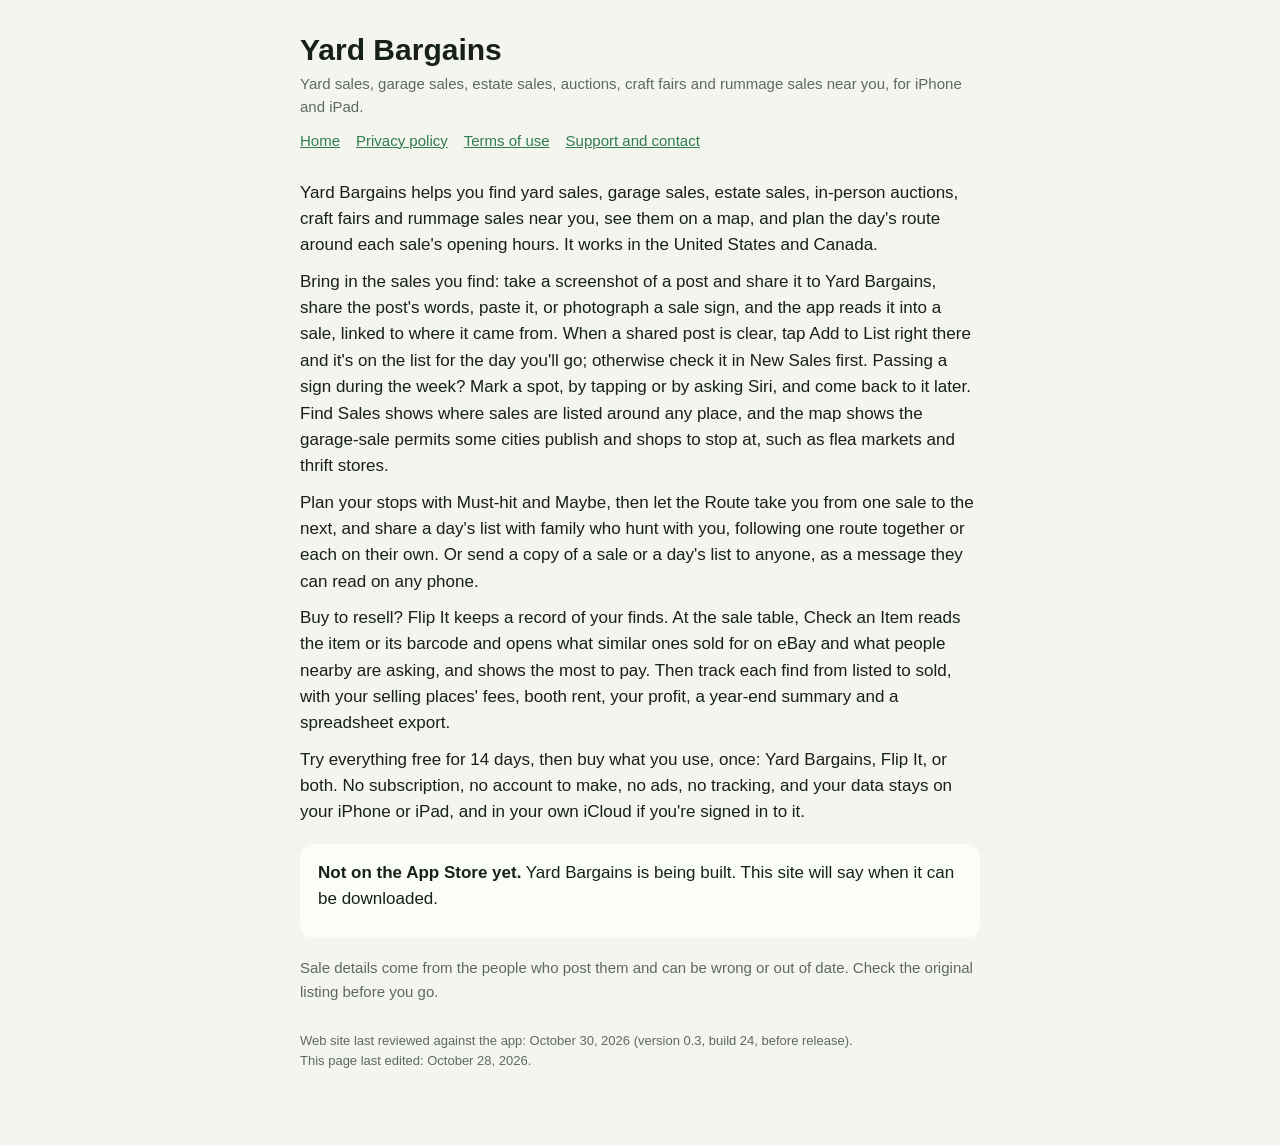
<file: index.html>
<!doctype html>
<html lang="en">
<head>
<meta charset="utf-8">
<meta name="viewport" content="width=device-width, initial-scale=1">
<title>Yard Bargains</title>
<link rel="stylesheet" href="style.css">
</head>
<body>
<main>
<h1>Yard Bargains</h1>
<p class="muted">Yard sales, garage sales, estate sales, auctions, craft fairs and rummage sales near you, for iPhone and iPad.</p>
<nav><a href="index.html">Home</a><a href="privacy.html">Privacy policy</a><a href="terms.html">Terms of use</a><a href="support.html">Support and contact</a></nav>
<p>Yard Bargains helps you find yard sales, garage sales, estate sales, in-person auctions, craft fairs and rummage sales near you, see them on
a map, and plan the day's route around each sale's opening hours. It works in the United States and Canada.</p>
<p>Bring in the sales you find: take a screenshot of a post and share it to Yard Bargains, share the post's words,
paste it, or photograph a sale sign, and the app reads it into a sale, linked to where it came from. When a shared post
is clear, tap Add to List right there and it's on the list for the day you'll go; otherwise check it in New Sales first.
Passing a sign during the week? Mark a spot, by tapping or by asking Siri, and come back to it later. Find Sales shows where sales are listed around any place, and the map shows the garage-sale
permits some cities publish and shops to stop at, such as flea markets and thrift stores.</p>
<p>Plan your stops with Must-hit and Maybe, then let the Route take you from one sale to the next, and share a day's
list with family who hunt with you, following one route together or each on their own. Or send a copy of a sale or a day's list to anyone, as a message they can read on any phone.</p>
<p>Buy to resell? Flip It keeps a record of your finds. At the sale table, Check an Item reads the item or its barcode and
opens what similar ones sold for on eBay and what people nearby are asking, and shows the most to pay. Then track each
find from listed to sold, with your selling places' fees, booth rent, your profit, a year-end summary and a spreadsheet
export.</p>
<p>Try everything free for 14 days, then buy what you use, once: Yard Bargains, Flip It, or both. No subscription, no account to make, no ads, no tracking, and your data stays on your iPhone or iPad, and in your own iCloud if you're signed in to it.</p>
<div class="card"><p><strong>Not on the App Store yet.</strong> Yard Bargains is being built. This site will say
when it can be downloaded.</p></div>
<p class="muted">Sale details come from the people who post them and can be wrong or out of date. Check the original
listing before you go.</p>
<p class="muted stamp">Web site last reviewed against the app: <time datetime="2026-10-30">October 30, 2026</time> (version 0.3, build 24, before release).<br>This page last edited: <time datetime="2026-10-28">October 28, 2026</time>.</p>
</main>
</body>
</html>
</file>
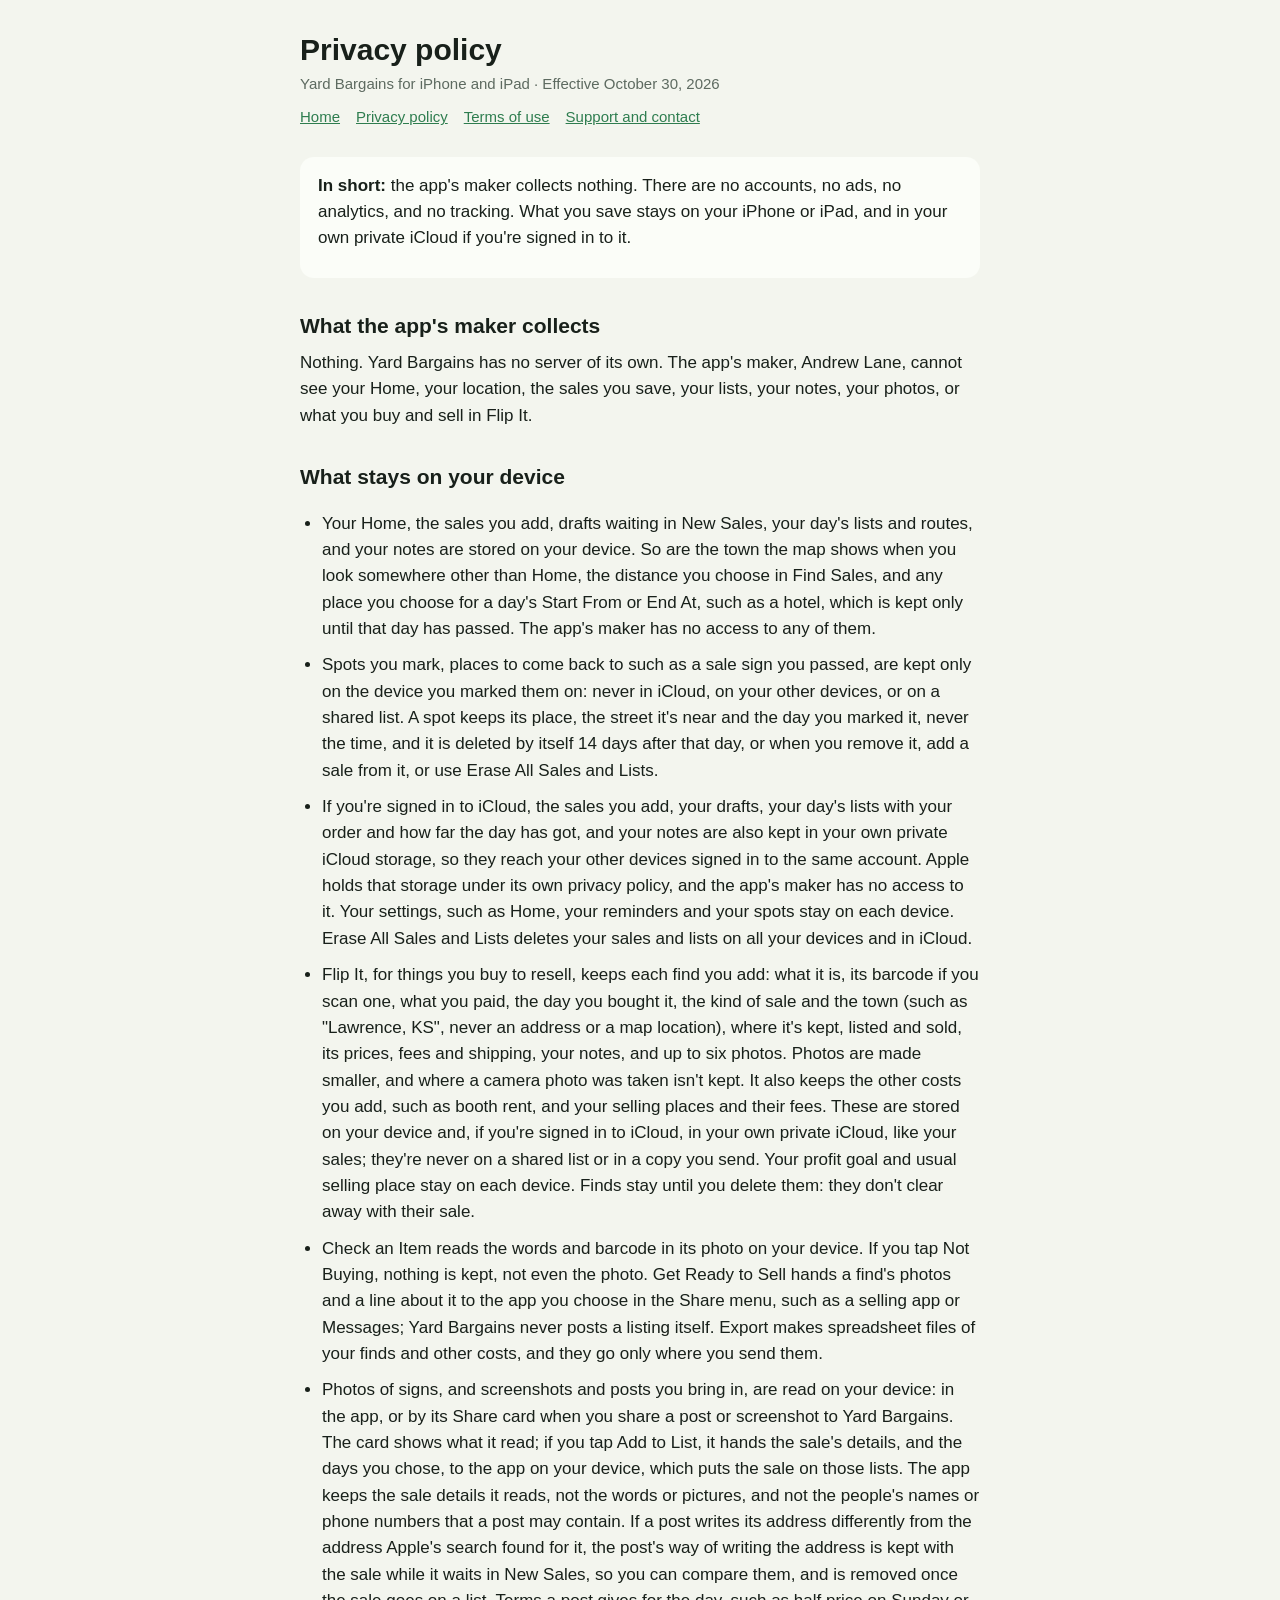
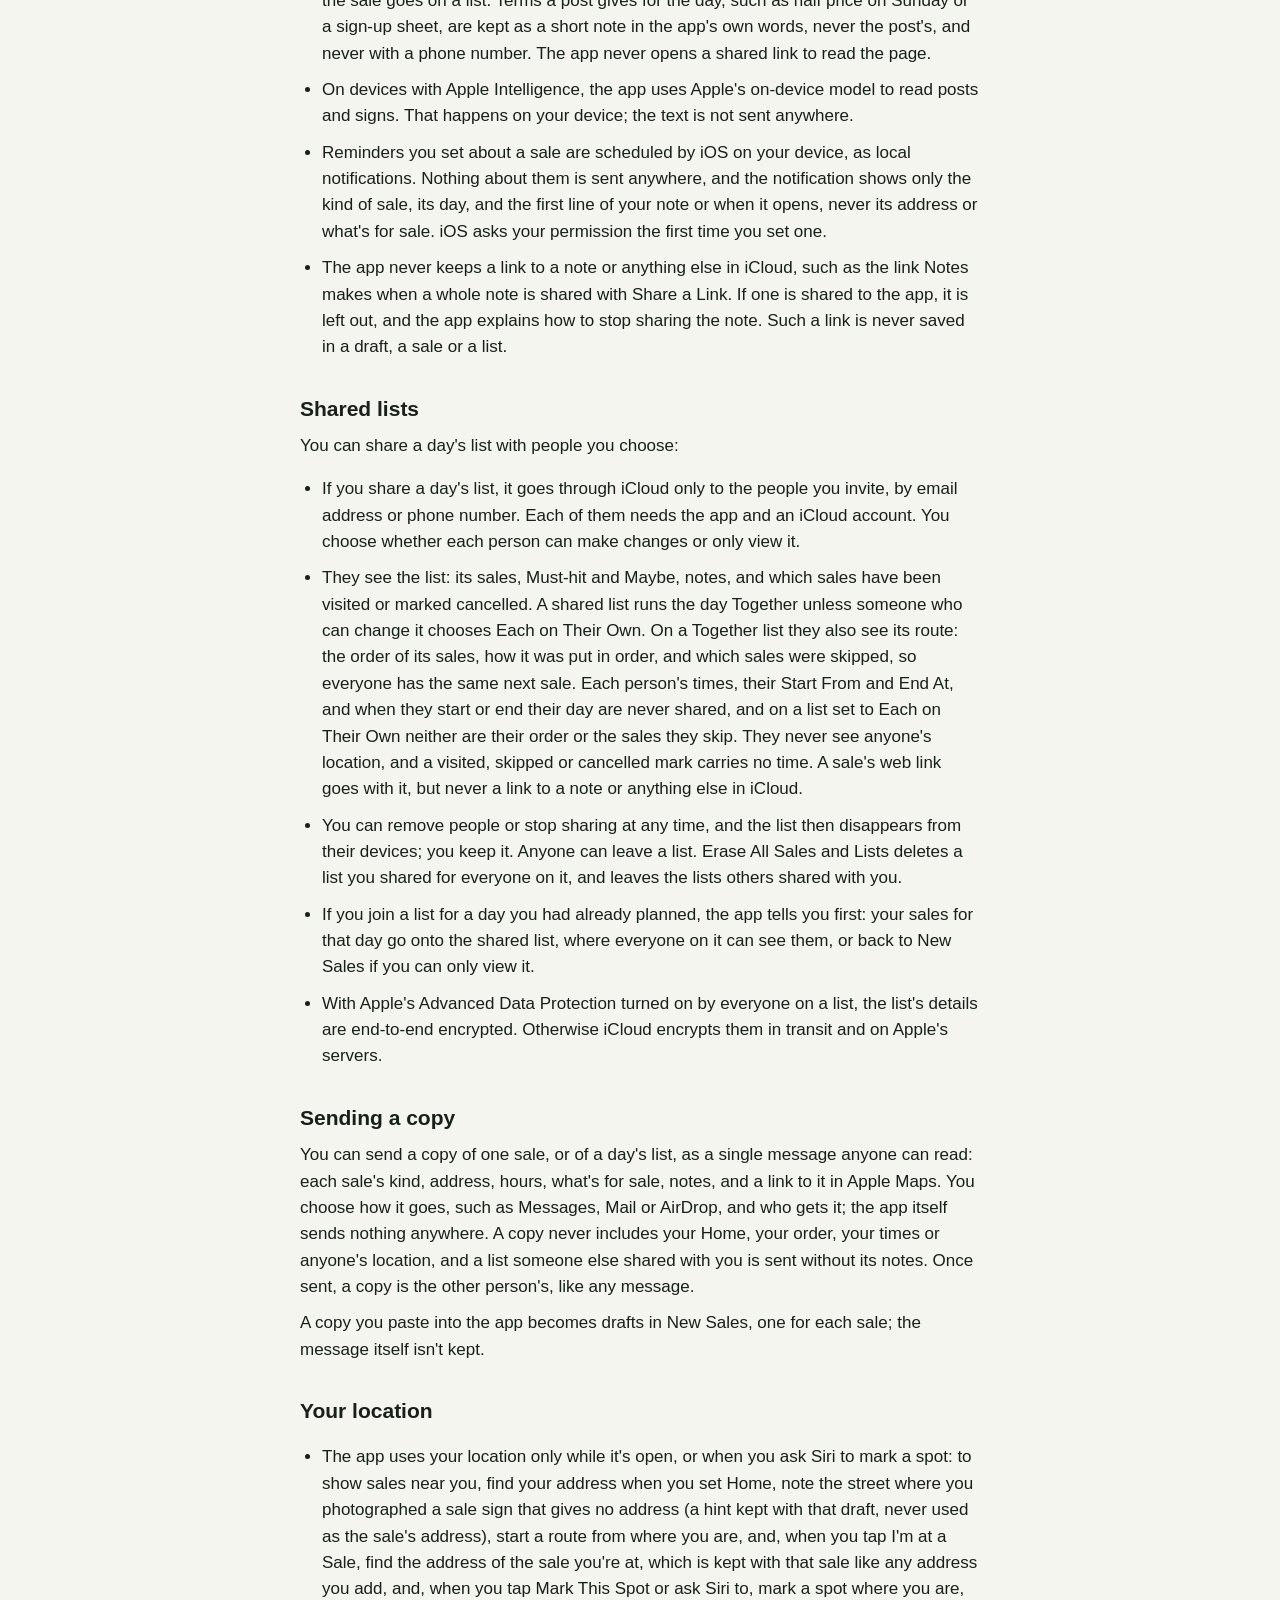
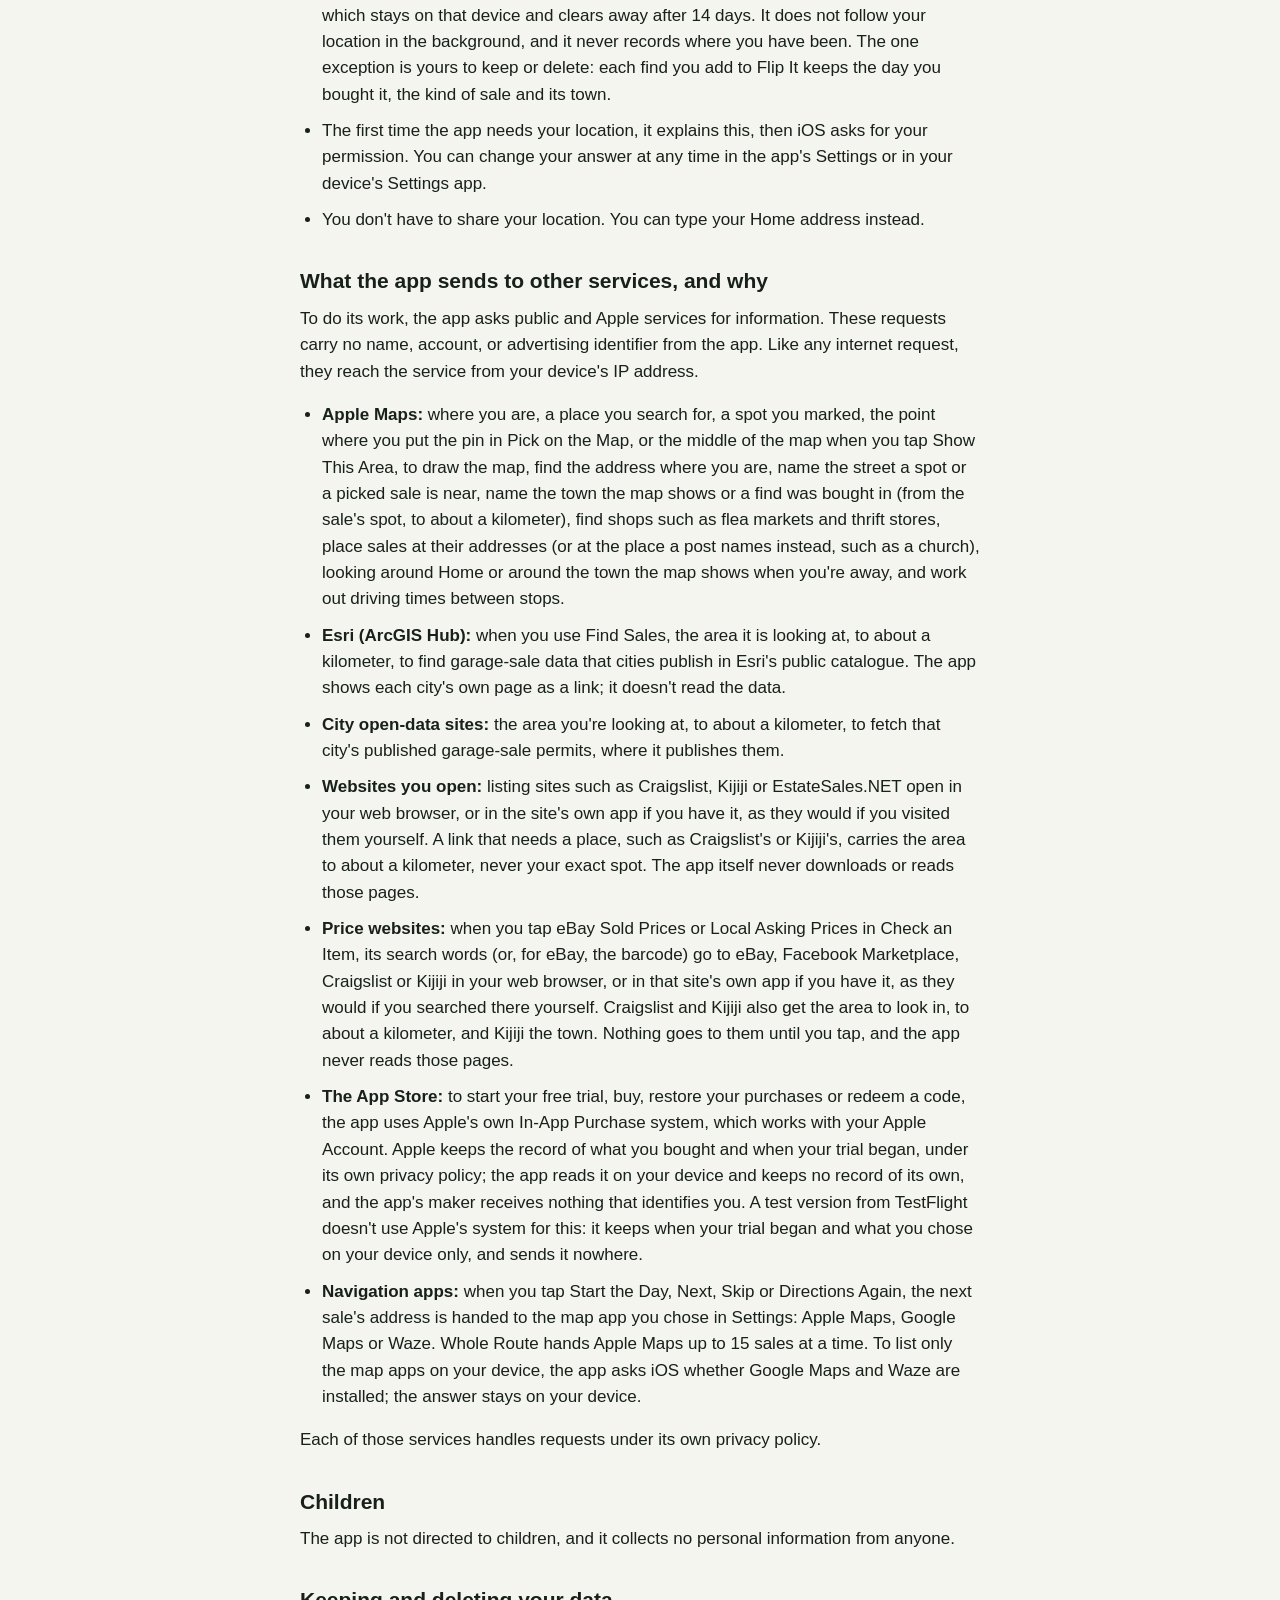
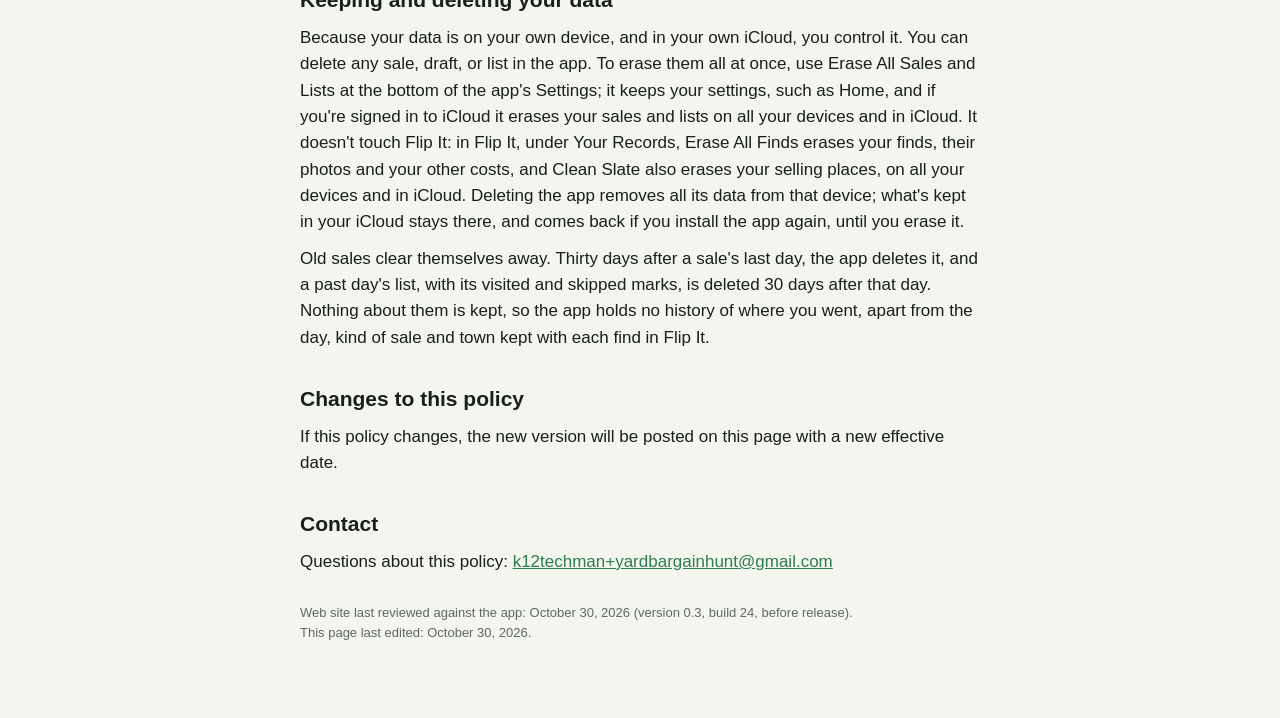
<file: privacy.html>
<!doctype html>
<html lang="en">
<head>
<meta charset="utf-8">
<meta name="viewport" content="width=device-width, initial-scale=1">
<title>Privacy policy · Yard Bargains</title>
<link rel="stylesheet" href="style.css">
</head>
<body>
<main>
<h1>Privacy policy</h1>
<p class="muted">Yard Bargains for iPhone and iPad · Effective October 30, 2026</p>
<nav><a href="index.html">Home</a><a href="privacy.html">Privacy policy</a><a href="terms.html">Terms of use</a><a href="support.html">Support and contact</a></nav>
<div class="card">
<p><strong>In short:</strong> the app's maker collects nothing. There are no accounts, no ads, no analytics, and no
tracking. What you save stays on your iPhone or iPad, and in your own private iCloud if you're signed in to it.</p>
</div>

<h2>What the app's maker collects</h2>
<p>Nothing. Yard Bargains has no server of its own. The app's maker, Andrew Lane, cannot see your Home, your
location, the sales you save, your lists, your notes, your photos, or what you buy and sell in Flip It.</p>

<h2>What stays on your device</h2>
<ul>
<li>Your Home, the sales you add, drafts waiting in New Sales, your day's lists and routes, and your notes are
stored on your device. So are the town the map shows when you look somewhere other than Home, the distance you
choose in Find Sales, and any place you choose for a day's Start From or End At, such as a hotel, which is kept only
until that day has passed. The app's maker has no access to any of them.</li>
<li>Spots you mark, places to come back to such as a sale sign you passed, are kept only on the device you marked them
on: never in iCloud, on your other devices, or on a shared list. A spot keeps its place, the street it's near and the
day you marked it, never the time, and it is deleted by itself 14 days after that day, or when you remove it, add a
sale from it, or use Erase All Sales and Lists.</li>
<li>If you're signed in to iCloud, the sales you add, your drafts, your day's lists with your order and how far the
day has got, and your notes are also kept in your own private iCloud storage, so they reach your other devices signed
in to the same account. Apple holds that storage under its own privacy policy, and the app's maker has no access to it.
Your settings, such as Home, your reminders and your spots stay on each device. Erase All Sales and Lists deletes your sales and
lists on all your devices and in iCloud.</li>
<li>Flip It, for things you buy to resell, keeps each find you add: what it is, its barcode if you scan one, what you
paid, the day you bought it, the kind of sale and the town (such as "Lawrence, KS", never an address or a map location),
where it's kept, listed and sold, its prices, fees and shipping, your notes, and up to six photos. Photos are made smaller,
and where a camera photo was taken isn't kept. It also keeps the other costs you add, such as booth rent, and your
selling places and their fees. These are stored on your device and, if you're signed in to iCloud, in your own private
iCloud, like your sales; they're never on a shared list or in a copy you send. Your profit goal and usual selling place
stay on each device. Finds stay until you delete them: they don't clear away with their sale.</li>
<li>Check an Item reads the words and barcode in its photo on your device. If you tap Not Buying, nothing is kept, not
even the photo. Get Ready to Sell hands a find's photos and a line about it to the app you choose in the Share menu,
such as a selling app or Messages; Yard Bargains never posts a listing itself. Export makes spreadsheet files of your
finds and other costs, and they go only where you send them.</li>
<li>Photos of signs, and screenshots and posts you bring in, are read on your device: in the app, or by its Share card
when you share a post or screenshot to Yard Bargains. The card shows what it read; if you tap Add to List, it hands the
sale's details, and the days you chose, to the app on your device, which puts the sale on those lists. The app keeps the
sale details it reads, not the words or pictures, and not the people's names or phone numbers that a post may contain.
If a post writes its address differently from the address Apple's search found for it, the post's way of writing the
address is kept with the sale while it waits in New Sales, so you can compare them, and is removed once the sale goes on
a list. Terms a post gives for the day, such as half price on Sunday or a sign-up sheet, are kept as a short note in the
app's own words, never the post's, and never with a phone number. The app never opens a shared link to read the page.</li>
<li>On devices with Apple Intelligence, the app uses Apple's on-device model to read posts and signs. That happens on
your device; the text is not sent anywhere.</li>
<li>Reminders you set about a sale are scheduled by iOS on your device, as local notifications. Nothing about them is
sent anywhere, and the notification shows only the kind of sale, its day, and the first line of your note or when it
opens, never its address or what's for sale. iOS asks your permission the first time you set one.</li>
<li>The app never keeps a link to a note or anything else in iCloud, such as the link Notes makes when a whole note is
shared with Share a Link. If one is shared to the app, it is left out, and the app explains how to stop sharing the
note. Such a link is never saved in a draft, a sale or a list.</li>
</ul>

<h2>Shared lists</h2>
<p>You can share a day's list with people you choose:</p>
<ul>
<li>If you share a day's list, it goes through iCloud only to the people you invite, by email address or phone number.
Each of them needs the app and an iCloud account. You choose whether each person can make changes or only view it.</li>
<li>They see the list: its sales, Must-hit and Maybe, notes, and which sales have been visited or marked cancelled. A shared list runs
the day Together unless someone who can change it chooses Each on Their Own. On a Together list they also see its
route: the order of its sales, how it was put in order, and which sales were skipped, so everyone has the same next sale. Each
person's times, their Start From and End At, and when they start or end their day are never shared, and on a list set
to Each on Their Own neither are their order or the sales they skip. They never see anyone's location, and a visited,
skipped or cancelled mark carries no time. A sale's web link goes with it, but never a link to a note or
anything else in iCloud.</li>
<li>You can remove people or stop sharing at any time, and the list then disappears from their devices; you keep it.
Anyone can leave a list. Erase All Sales and Lists deletes a list you shared for everyone on it, and leaves the lists
others shared with you.</li>
<li>If you join a list for a day you had already planned, the app tells you first: your sales for that day go onto the
shared list, where everyone on it can see them, or back to New Sales if you can only view it.</li>
<li>With Apple's Advanced Data Protection turned on by everyone on a list, the list's details are end-to-end encrypted.
Otherwise iCloud encrypts them in transit and on Apple's servers.</li>
</ul>

<h2>Sending a copy</h2>
<p>You can send a copy of one sale, or of a day's list, as a single message anyone can read: each sale's kind, address,
hours, what's for sale, notes, and a link to it in Apple Maps. You choose how it goes, such as Messages, Mail or
AirDrop, and who gets it; the app itself sends nothing anywhere. A copy never includes your Home, your order, your
times or anyone's location, and a list someone else shared with you is sent without its notes. Once sent, a copy is
the other person's, like any message.</p>
<p>A copy you paste into the app becomes drafts in New Sales, one for each sale; the message itself isn't kept.</p>

<h2>Your location</h2>
<ul>
<li>The app uses your location only while it's open, or when you ask Siri to mark a spot: to show sales near you, find your address when you set Home,
note the street where you photographed a sale sign that gives no address (a hint kept with that draft, never used as
the sale's address), start a route from where you are, and, when you tap I'm at a Sale, find the address of the
sale you're at, which is kept with that sale like any address you add, and, when you tap Mark This Spot or ask Siri to,
mark a spot where you are, which stays on that device and clears away after 14 days. It does not follow your location
in the background, and it never records where you have been. The one exception is yours to keep or delete: each find you
add to Flip It keeps the day you bought it, the kind of sale and its town.</li>
<li>The first time the app needs your location, it explains this, then iOS asks for your permission. You can change your answer
at any time in the app's Settings or in your device's Settings app.</li>
<li>You don't have to share your location. You can type your Home address instead.</li>
</ul>

<h2>What the app sends to other services, and why</h2>
<p>To do its work, the app asks public and Apple services for information. These requests carry no name, account, or
advertising identifier from the app. Like any internet request, they reach the service from your device's IP address.</p>
<ul>
<li><strong>Apple Maps:</strong> where you are, a place you search for, a spot you marked, the point where you put the pin in Pick on the Map, or the middle of the map when you tap Show
This Area, to draw the map, find the address where you are, name the street a spot or a picked sale is near, name the town the map shows or a find was bought in (from the
sale's spot, to about a kilometer), find shops such as flea markets and thrift stores, place sales at their addresses (or at the place a post names instead, such as a church), looking around Home or
around the town the map shows when you're away, and work out driving times between stops.</li>
<li><strong>Esri (ArcGIS Hub):</strong> when you use Find Sales, the area it is looking at, to about a kilometer, to find garage-sale data
that cities publish in Esri's public catalogue. The app shows each city's own page as a link; it doesn't read the
data.</li>
<li><strong>City open-data sites:</strong> the area you're looking at, to about a kilometer, to fetch that city's published garage-sale
permits, where it publishes them.</li>
<li><strong>Websites you open:</strong> listing sites such as Craigslist, Kijiji or EstateSales.NET open in your web
browser, or in the site's own app if you have it, as they would if you visited them yourself. A link that needs a place, such as Craigslist's or Kijiji's, carries the
area to about a kilometer, never your exact spot. The app itself never downloads or reads those pages.</li>
<li><strong>Price websites:</strong> when you tap eBay Sold Prices or Local Asking Prices in Check an Item, its search
words (or, for eBay, the barcode) go to eBay, Facebook Marketplace, Craigslist or Kijiji in your web browser, or in
that site's own app if you have it, as they would if you searched there yourself. Craigslist and Kijiji also get the area to look in, to about a kilometer, and
Kijiji the town. Nothing goes to them until you tap, and the app never reads those pages.</li>
<li><strong>The App Store:</strong> to start your free trial, buy, restore your purchases or redeem a code, the app
uses Apple's own In-App Purchase system, which works with your Apple Account. Apple keeps the record of what you bought
and when your trial began, under its own privacy policy; the app reads it on your device and keeps no record of its own,
and the app's maker receives nothing that identifies you. A test version from TestFlight doesn't use Apple's system for
this: it keeps when your trial began and what you chose on your device only, and sends it nowhere.</li>
<li><strong>Navigation apps:</strong> when you tap Start the Day, Next, Skip or Directions Again, the next sale's address is handed to the map app you chose in
Settings: Apple Maps, Google Maps or Waze. Whole Route hands Apple Maps up to 15 sales at a time. To list only the map
apps on your device, the app asks iOS whether Google Maps and Waze are installed; the answer stays on your device.</li>
</ul>
<p>Each of those services handles requests under its own privacy policy.</p>

<h2>Children</h2>
<p>The app is not directed to children, and it collects no personal information from anyone.</p>

<h2>Keeping and deleting your data</h2>
<p>Because your data is on your own device, and in your own iCloud, you control it. You can delete any sale, draft, or
list in the app. To erase them all at once, use Erase All Sales and Lists at the bottom of the app's Settings; it keeps
your settings, such as Home, and if you're signed in to iCloud it erases your sales and lists on all your devices and
in iCloud. It doesn't touch Flip It: in Flip It, under Your Records, Erase All Finds erases your finds, their photos
and your other costs, and Clean Slate also erases your selling places, on all your devices and in iCloud. Deleting the app
removes all its data from that device; what's kept in your iCloud stays there, and comes back if you install the app
again, until you erase it.</p>
<p>Old sales clear themselves away. Thirty days after a sale's last day, the app deletes it, and a past day's list,
with its visited and skipped marks, is deleted 30 days after that day. Nothing about them is kept, so the app holds
no history of where you went, apart from the day, kind of sale and town kept with each find in Flip It.</p>

<h2>Changes to this policy</h2>
<p>If this policy changes, the new version will be posted on this page with a new effective date.</p>

<h2>Contact</h2>
<p>Questions about this policy: <a href="mailto:k12techman+yardbargainhunt@gmail.com">k12techman+yardbargainhunt@gmail.com</a></p>
<p class="muted stamp">Web site last reviewed against the app: <time datetime="2026-10-30">October 30, 2026</time> (version 0.3, build 24, before release).<br>This page last edited: <time datetime="2026-10-30">October 30, 2026</time>.</p>
</main>
</body>
</html>
</file>
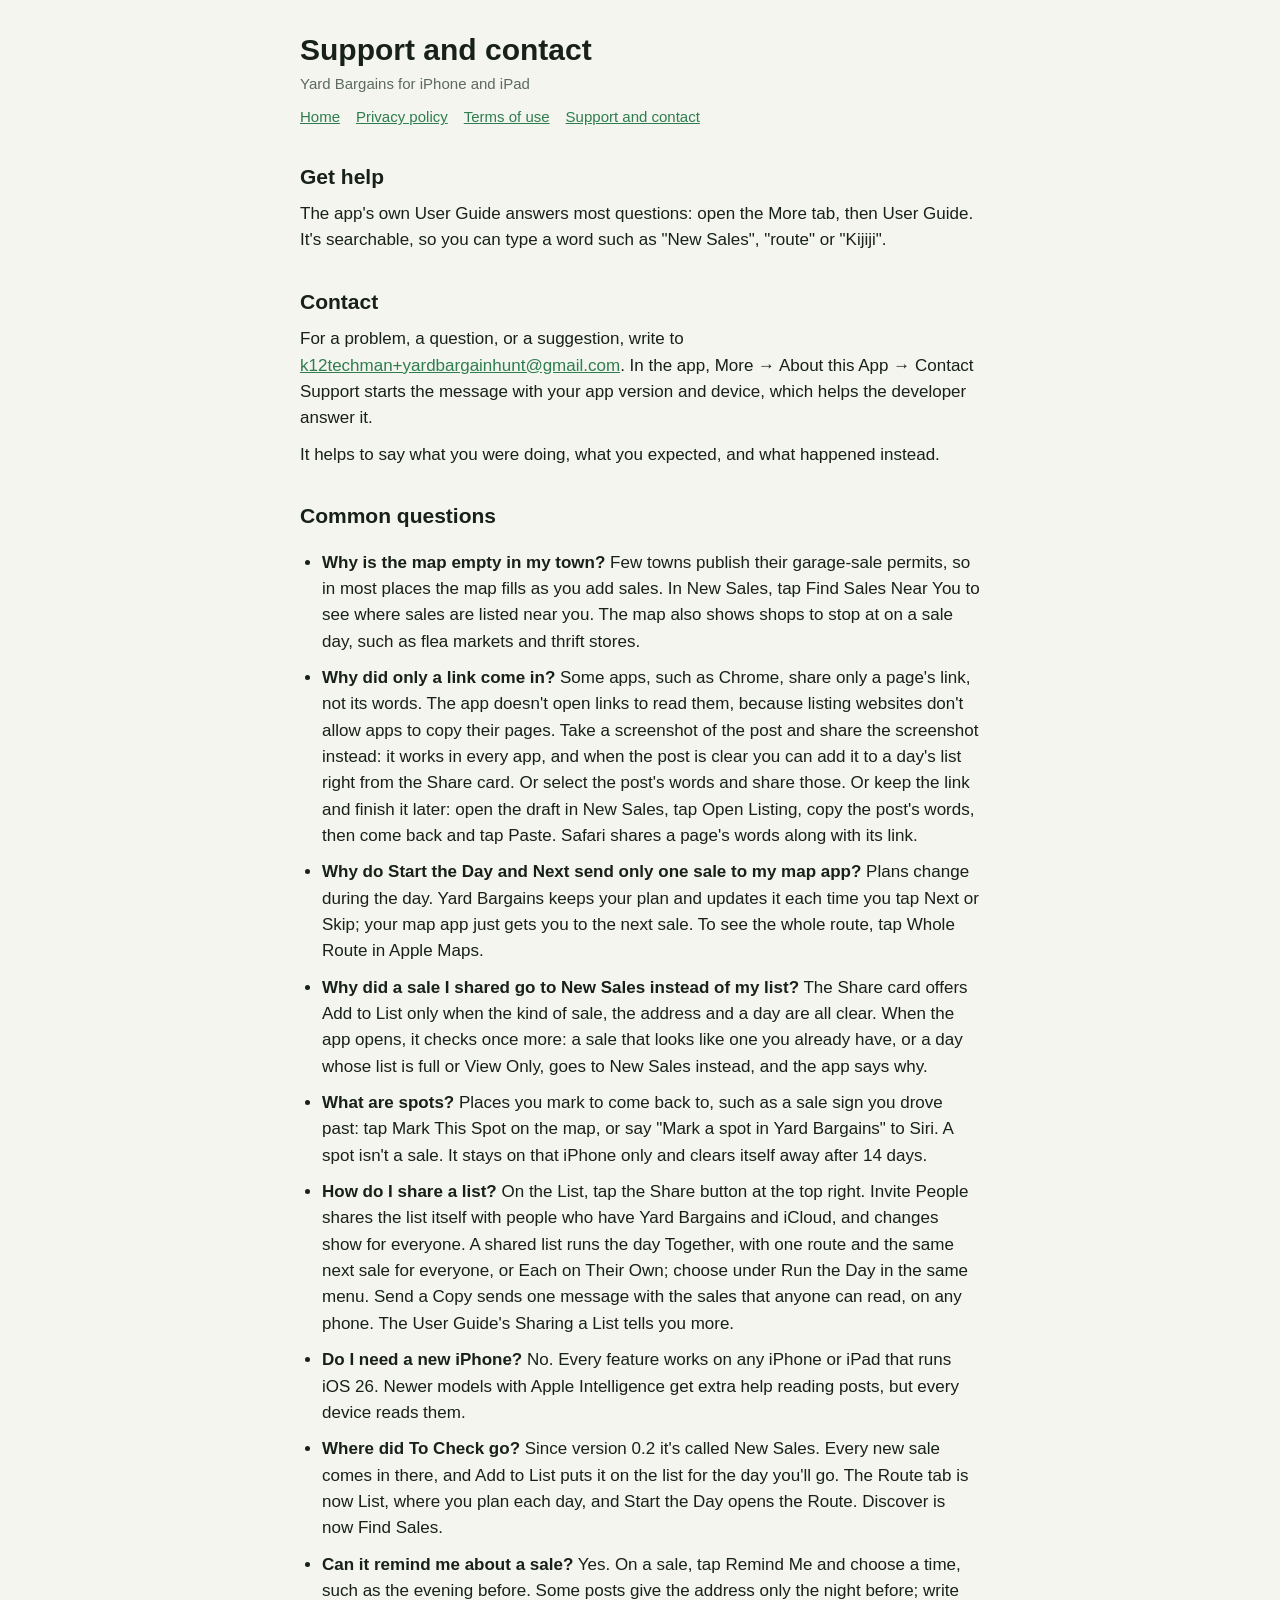
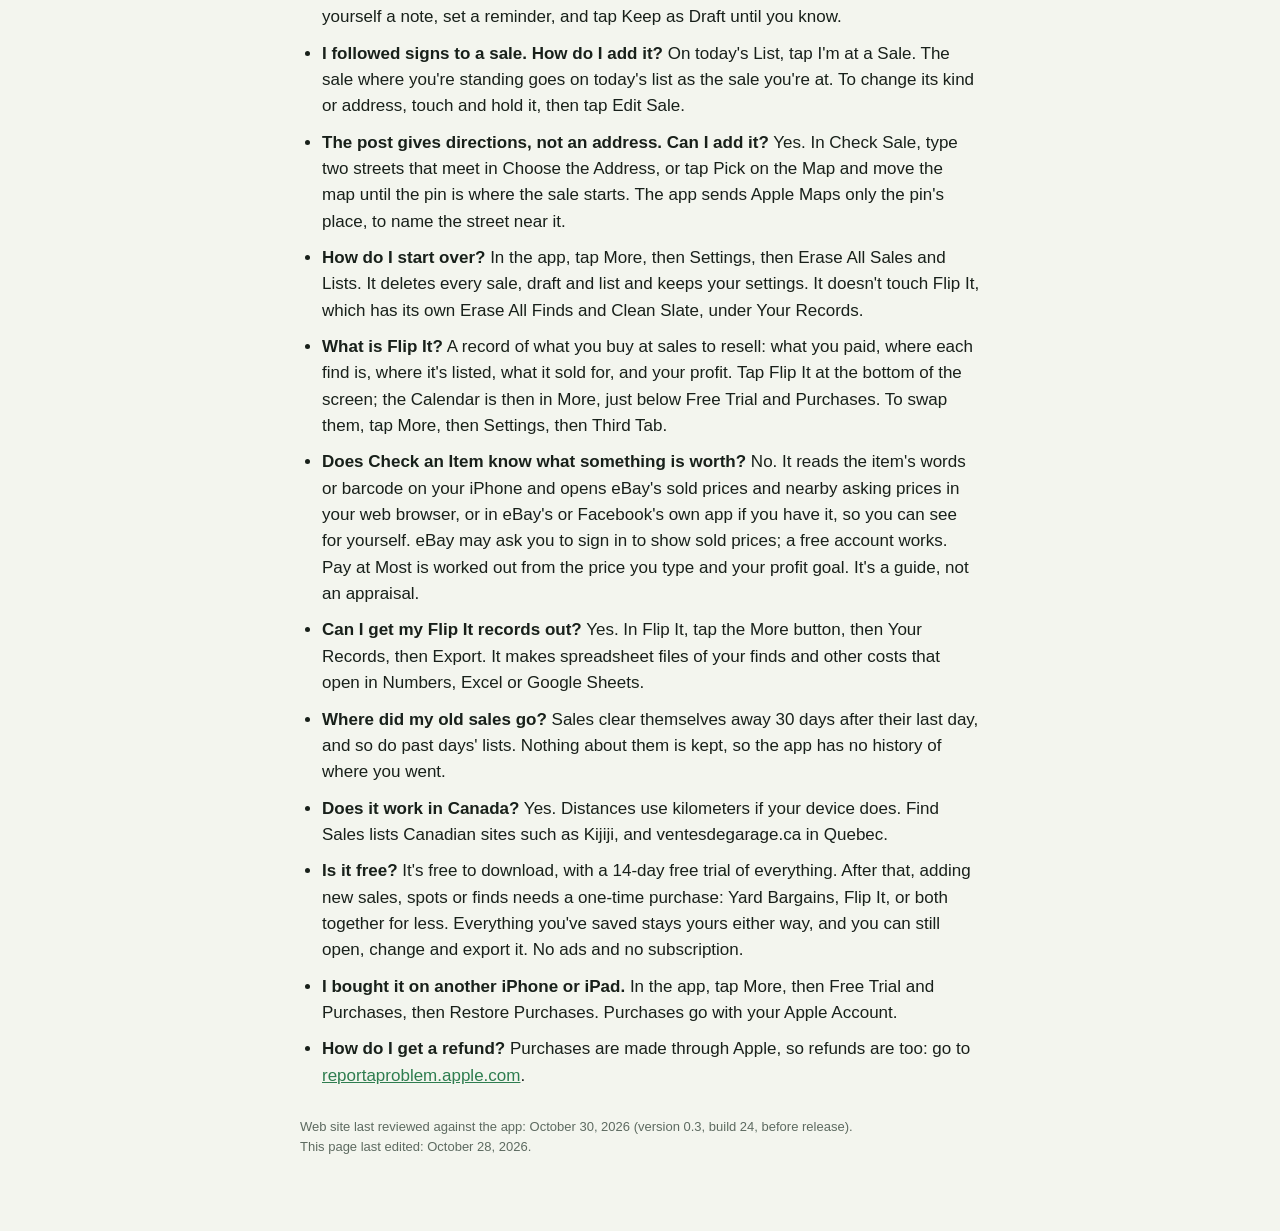
<file: support.html>
<!doctype html>
<html lang="en">
<head>
<meta charset="utf-8">
<meta name="viewport" content="width=device-width, initial-scale=1">
<title>Support · Yard Bargains</title>
<link rel="stylesheet" href="style.css">
</head>
<body>
<main>
<h1>Support and contact</h1>
<p class="muted">Yard Bargains for iPhone and iPad</p>
<nav><a href="index.html">Home</a><a href="privacy.html">Privacy policy</a><a href="terms.html">Terms of use</a><a href="support.html">Support and contact</a></nav>
<h2>Get help</h2>
<p>The app's own User Guide answers most questions: open the More tab, then User Guide. It's searchable, so you can type
a word such as "New Sales", "route" or "Kijiji".</p>

<h2>Contact</h2>
<p>For a problem, a question, or a suggestion, write to
<a href="mailto:k12techman+yardbargainhunt@gmail.com">k12techman+yardbargainhunt@gmail.com</a>. In the app, More →
About this App → Contact Support starts the message with your app version and device, which helps the developer
answer it.</p>
<p>It helps to say what you were doing, what you expected, and what happened instead.</p>

<h2>Common questions</h2>
<ul>
<li><strong>Why is the map empty in my town?</strong> Few towns publish their garage-sale permits, so in most places the
map fills as you add sales. In New Sales, tap Find Sales Near You to see where sales are listed near you. The map
also shows shops to stop at on a sale day, such as flea markets and thrift stores.</li>
<li><strong>Why did only a link come in?</strong> Some apps, such as Chrome, share only a page's link, not its words.
The app doesn't open links to read them, because listing websites don't allow apps to copy their pages. Take a
screenshot of the post and share the screenshot instead: it works in every app, and when the post is clear you can add
it to a day's list right from the Share card. Or select the post's words and share those. Or keep the link and finish it later: open the draft in New Sales, tap Open Listing, copy the
post's words, then come back and tap Paste. Safari shares a page's words along with its link.</li>
<li><strong>Why do Start the Day and Next send only one sale to my map app?</strong> Plans change during the day. Yard
Bargains keeps your plan and updates it each time you tap Next or Skip; your map app just gets you to the next sale. To see the whole route,
tap Whole Route in Apple Maps.</li>
<li><strong>Why did a sale I shared go to New Sales instead of my list?</strong> The Share card offers Add to List only
when the kind of sale, the address and a day are all clear. When the app opens, it checks once more: a sale that looks
like one you already have, or a day whose list is full or View Only, goes to New Sales instead, and the app says why.</li>
<li><strong>What are spots?</strong> Places you mark to come back to, such as a sale sign you drove past: tap Mark This
Spot on the map, or say "Mark a spot in Yard Bargains" to Siri. A spot isn't a sale. It stays on that iPhone only and
clears itself away after 14 days.</li>
<li><strong>How do I share a list?</strong> On the List, tap the Share button at the top right. Invite People shares
the list itself with people who have Yard Bargains and iCloud, and changes show for everyone. A shared list runs the
day Together, with one route and the same next sale for everyone, or Each on Their Own; choose under Run the Day in the
same menu. Send a Copy sends one
message with the sales that anyone can read, on any phone. The User Guide's Sharing a List tells you more.</li>
<li><strong>Do I need a new iPhone?</strong> No. Every feature works on any iPhone or iPad that runs iOS 26. Newer
models with Apple Intelligence get extra help reading posts, but every device reads them.</li>
<li><strong>Where did To Check go?</strong> Since version 0.2 it's called New Sales. Every new sale comes in there,
and Add to List puts it on the list for the day you'll go. The Route tab is now List, where you plan each day, and
Start the Day opens the Route. Discover is now Find Sales.</li>
<li><strong>Can it remind me about a sale?</strong> Yes. On a sale, tap Remind Me and choose a time, such as the
evening before. Some posts give the address only the night before; write yourself a note, set a reminder, and tap
Keep as Draft until you know.</li>
<li><strong>I followed signs to a sale. How do I add it?</strong> On today's List, tap I'm at a Sale. The sale where
you're standing goes on today's list as the sale you're at. To change its kind or address, touch and hold it, then
tap Edit Sale.</li>
<li><strong>The post gives directions, not an address. Can I add it?</strong> Yes. In Check Sale, type two streets
that meet in Choose the Address, or tap Pick on the Map and move the map until the pin is where the sale starts.
The app sends Apple Maps only the pin's place, to name the street near it.</li>
<li><strong>How do I start over?</strong> In the app, tap More, then Settings, then Erase All Sales and Lists. It
deletes every sale, draft and list and keeps your settings. It doesn't touch Flip It, which has its own Erase All Finds
and Clean Slate, under Your Records.</li>
<li><strong>What is Flip It?</strong> A record of what you buy at sales to resell: what you paid, where each find is, where
it's listed, what it sold for, and your profit. Tap Flip It at the bottom of the screen; the Calendar is then in More,
just below Free Trial and Purchases. To swap them, tap More, then Settings, then Third Tab.</li>
<li><strong>Does Check an Item know what something is worth?</strong> No. It reads the item's words or barcode on your
iPhone and opens eBay's sold prices and nearby asking prices in your web browser, or in eBay's or Facebook's own app
if you have it, so you can see for yourself. eBay may
ask you to sign in to show sold prices; a free account works. Pay at Most is worked out from the price you type and your
profit goal. It's a guide, not an appraisal.</li>
<li><strong>Can I get my Flip It records out?</strong> Yes. In Flip It, tap the More button, then Your Records, then
Export. It makes spreadsheet files of your finds and other costs that open in Numbers, Excel or Google Sheets.</li>
<li><strong>Where did my old sales go?</strong> Sales clear themselves away 30 days after their last day, and so do
past days' lists. Nothing about them is kept, so the app has no history of where you went.</li>
<li><strong>Does it work in Canada?</strong> Yes. Distances use kilometers if your device does. Find Sales lists
Canadian sites such as Kijiji, and ventesdegarage.ca in Quebec.</li>
<li><strong>Is it free?</strong> It's free to download, with a 14-day free trial of everything. After that, adding new sales, spots or finds needs a one-time purchase: Yard Bargains, Flip It, or both together for less. Everything you've saved stays yours either way, and you can still open, change and export it. No ads and no subscription.</li>
<li><strong>I bought it on another iPhone or iPad.</strong> In the app, tap More, then Free Trial and Purchases, then Restore Purchases. Purchases go with your Apple Account.</li>
<li><strong>How do I get a refund?</strong> Purchases are made through Apple, so refunds are too: go to <a href="https://reportaproblem.apple.com">reportaproblem.apple.com</a>.</li>
</ul>
<p class="muted stamp">Web site last reviewed against the app: <time datetime="2026-10-30">October 30, 2026</time> (version 0.3, build 24, before release).<br>This page last edited: <time datetime="2026-10-28">October 28, 2026</time>.</p>
</main>
</body>
</html>
</file>
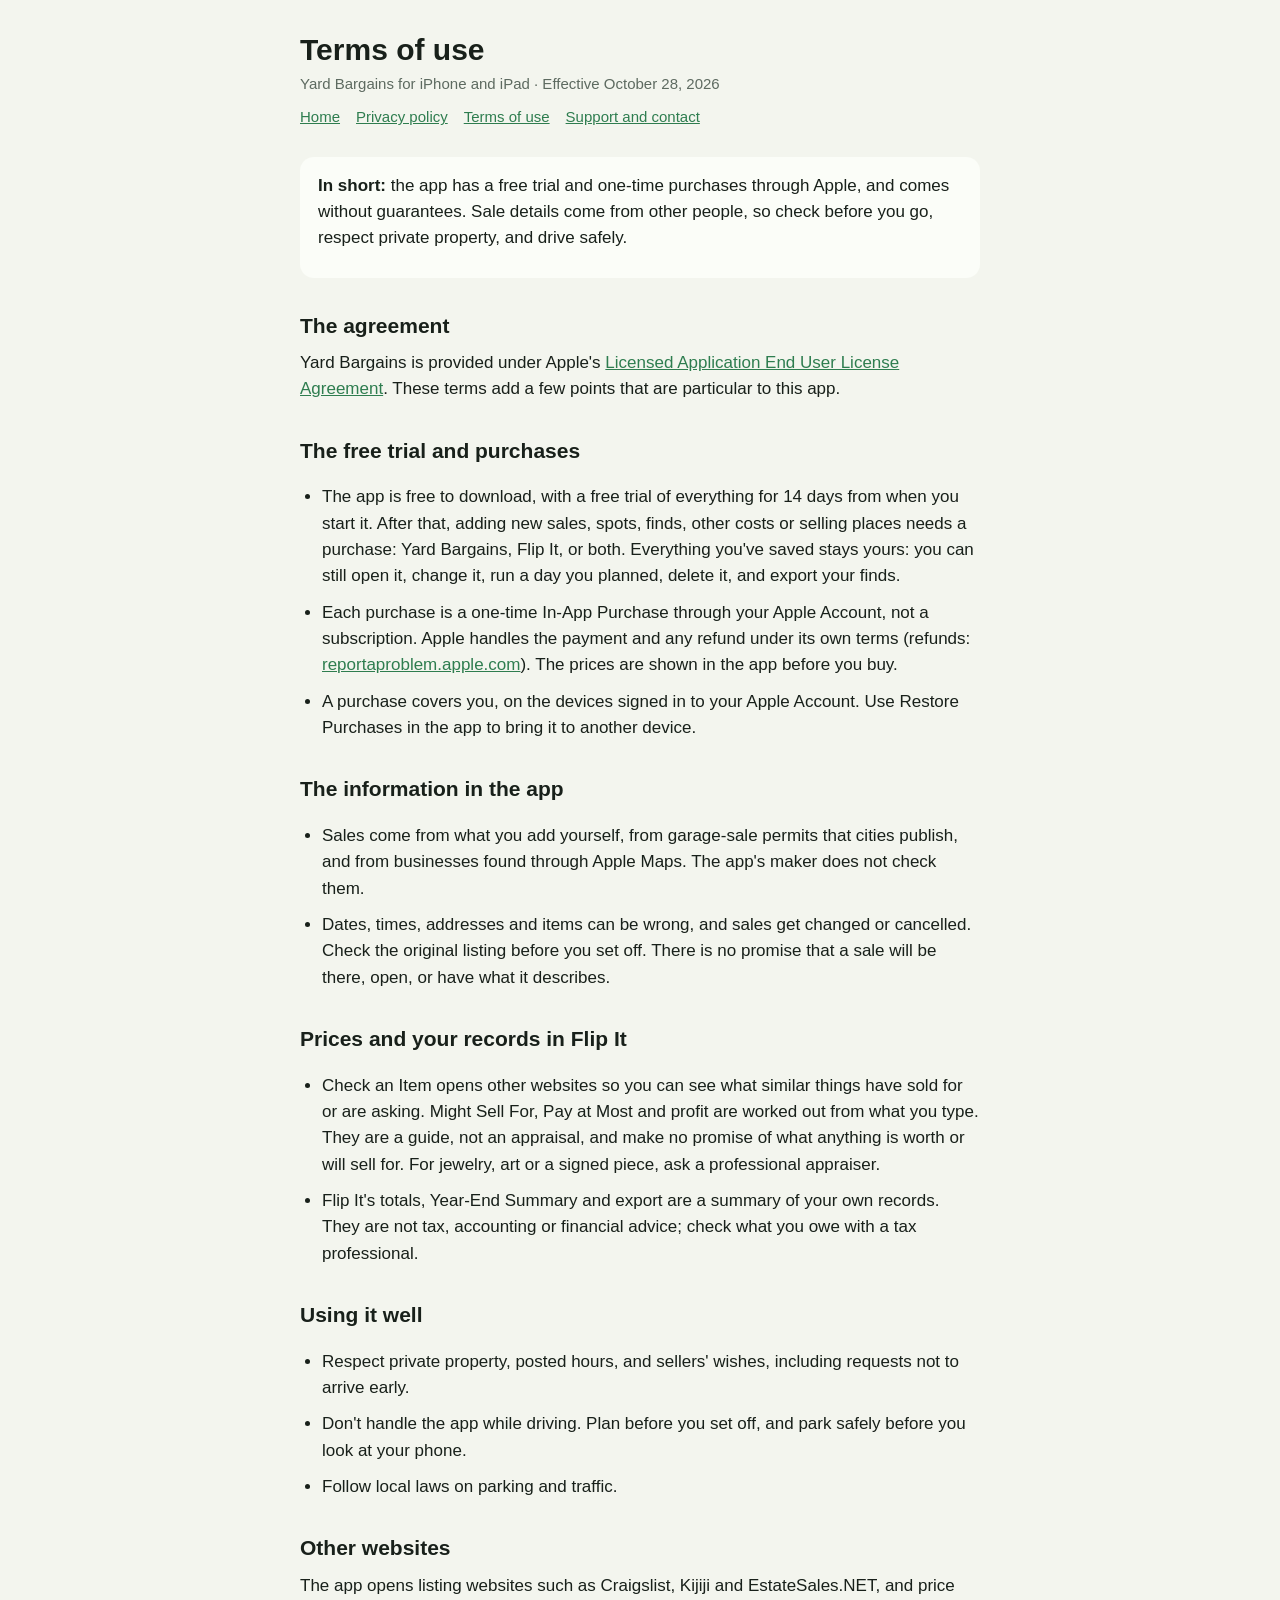
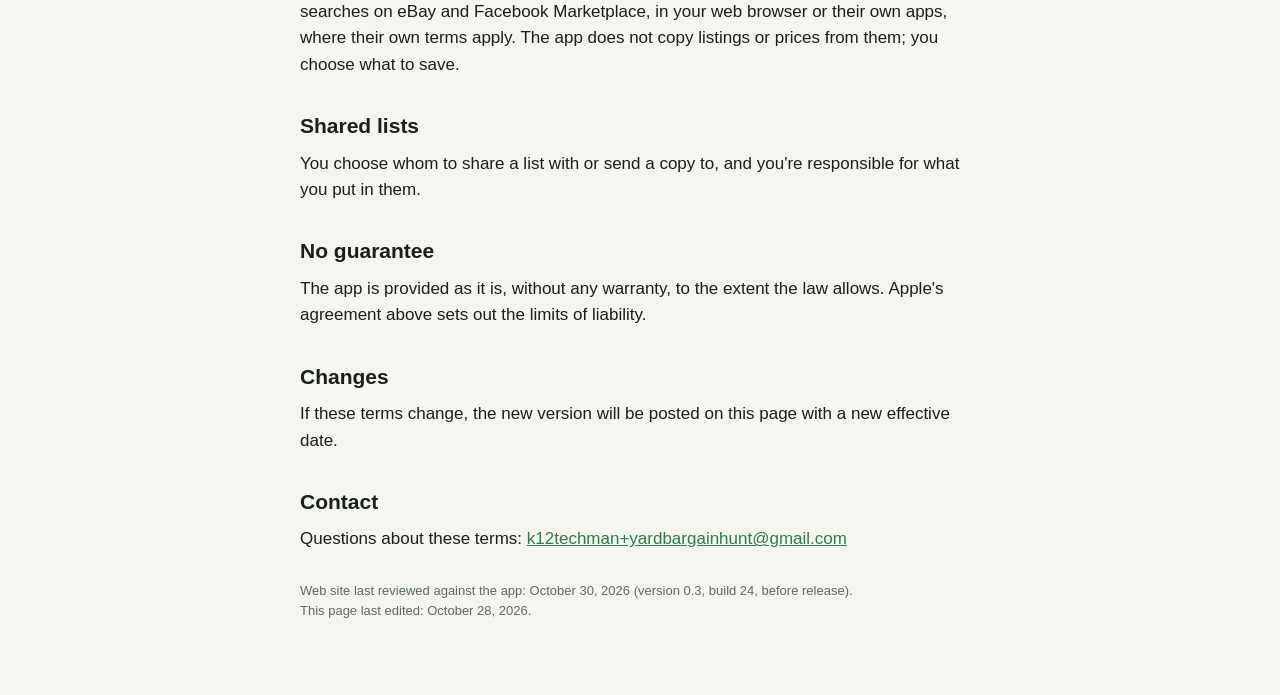
<file: terms.html>
<!doctype html>
<html lang="en">
<head>
<meta charset="utf-8">
<meta name="viewport" content="width=device-width, initial-scale=1">
<title>Terms of use · Yard Bargains</title>
<link rel="stylesheet" href="style.css">
</head>
<body>
<main>
<h1>Terms of use</h1>
<p class="muted">Yard Bargains for iPhone and iPad · Effective October 28, 2026</p>
<nav><a href="index.html">Home</a><a href="privacy.html">Privacy policy</a><a href="terms.html">Terms of use</a><a href="support.html">Support and contact</a></nav>
<div class="card">
<p><strong>In short:</strong> the app has a free trial and one-time purchases through Apple, and comes without guarantees. Sale details come from other people, so
check before you go, respect private property, and drive safely.</p>
</div>

<h2>The agreement</h2>
<p>Yard Bargains is provided under Apple's
<a href="https://www.apple.com/legal/internet-services/itunes/dev/stdeula/">Licensed Application End User License
Agreement</a>. These terms add a few points that are particular to this app.</p>

<h2>The free trial and purchases</h2>
<ul>
<li>The app is free to download, with a free trial of everything for 14 days from when you start it. After that,
adding new sales, spots, finds, other costs or selling places needs a purchase: Yard Bargains, Flip It, or both.
Everything you've saved stays yours: you can still open it, change it, run a day you planned, delete it, and export
your finds.</li>
<li>Each purchase is a one-time In-App Purchase through your Apple Account, not a subscription. Apple handles the
payment and any refund under its own terms (refunds: <a href="https://reportaproblem.apple.com">reportaproblem.apple.com</a>).
The prices are shown in the app before you buy.</li>
<li>A purchase covers you, on the devices signed in to your Apple Account. Use Restore Purchases in the app to bring
it to another device.</li>
</ul>

<h2>The information in the app</h2>
<ul>
<li>Sales come from what you add yourself, from garage-sale permits that cities publish, and from businesses found
through Apple Maps. The app's maker does not check them.</li>
<li>Dates, times, addresses and items can be wrong, and sales get changed or cancelled. Check the original listing
before you set off. There is no promise that a sale will be there, open, or have what it describes.</li>
</ul>

<h2>Prices and your records in Flip It</h2>
<ul>
<li>Check an Item opens other websites so you can see what similar things have sold for or are asking. Might Sell For,
Pay at Most and profit are worked out from what you type. They are a guide, not an appraisal, and make no promise of what
anything is worth or will sell for. For jewelry, art or a signed piece, ask a professional appraiser.</li>
<li>Flip It's totals, Year-End Summary and export are a summary of your own records. They are not tax, accounting or
financial advice; check what you owe with a tax professional.</li>
</ul>

<h2>Using it well</h2>
<ul>
<li>Respect private property, posted hours, and sellers' wishes, including requests not to arrive early.</li>
<li>Don't handle the app while driving. Plan before you set off, and park safely before you look at your phone.</li>
<li>Follow local laws on parking and traffic.</li>
</ul>

<h2>Other websites</h2>
<p>The app opens listing websites such as Craigslist, Kijiji and EstateSales.NET, and price searches on eBay and Facebook
Marketplace, in your web browser or their own apps, where their own terms apply. The app does not copy listings or prices from them; you
choose what to save.</p>

<h2>Shared lists</h2>
<p>You choose whom to share a list with or send a copy to, and you're responsible for what you put in them.</p>

<h2>No guarantee</h2>
<p>The app is provided as it is, without any warranty, to the extent the law allows. Apple's agreement above
sets out the limits of liability.</p>

<h2>Changes</h2>
<p>If these terms change, the new version will be posted on this page with a new effective date.</p>

<h2>Contact</h2>
<p>Questions about these terms: <a href="mailto:k12techman+yardbargainhunt@gmail.com">k12techman+yardbargainhunt@gmail.com</a></p>
<p class="muted stamp">Web site last reviewed against the app: <time datetime="2026-10-30">October 30, 2026</time> (version 0.3, build 24, before release).<br>This page last edited: <time datetime="2026-10-28">October 28, 2026</time>.</p>
</main>
</body>
</html>
</file>
<file: style.css>
:root { color-scheme: light dark; --bg: #f3f5ee; --text: #18201a; --muted: #5d6a60; --accent: #2e7d4f; --card: #fbfdf8; }
@media (prefers-color-scheme: dark) { :root { --bg: #111712; --text: #e9f0ea; --muted: #9db0a2; --accent: #6fcf97; --card: #19221b; } }
* { box-sizing: border-box; }
body { margin: 0; background: var(--bg); color: var(--text); font: 17px/1.55 -apple-system, BlinkMacSystemFont, "Segoe UI", Roboto, sans-serif; }
main { max-width: 720px; margin: 0 auto; padding: 32px 20px 64px; }
h1 { font-size: 30px; line-height: 1.2; margin: 0 0 4px; }
h2 { font-size: 21px; margin: 32px 0 8px; }
p, li { margin: 0 0 10px; }
ul, ol { padding-left: 22px; }
a { color: var(--accent); overflow-wrap: anywhere; }
.muted { color: var(--muted); font-size: 15px; }
nav { margin: 0 0 28px; font-size: 15px; }
nav a { margin-right: 16px; }
.card { background: var(--card); border-radius: 14px; padding: 16px 18px; margin: 18px 0; }
.stamp { margin-top: 28px; font-size: 13px; }
</file>
